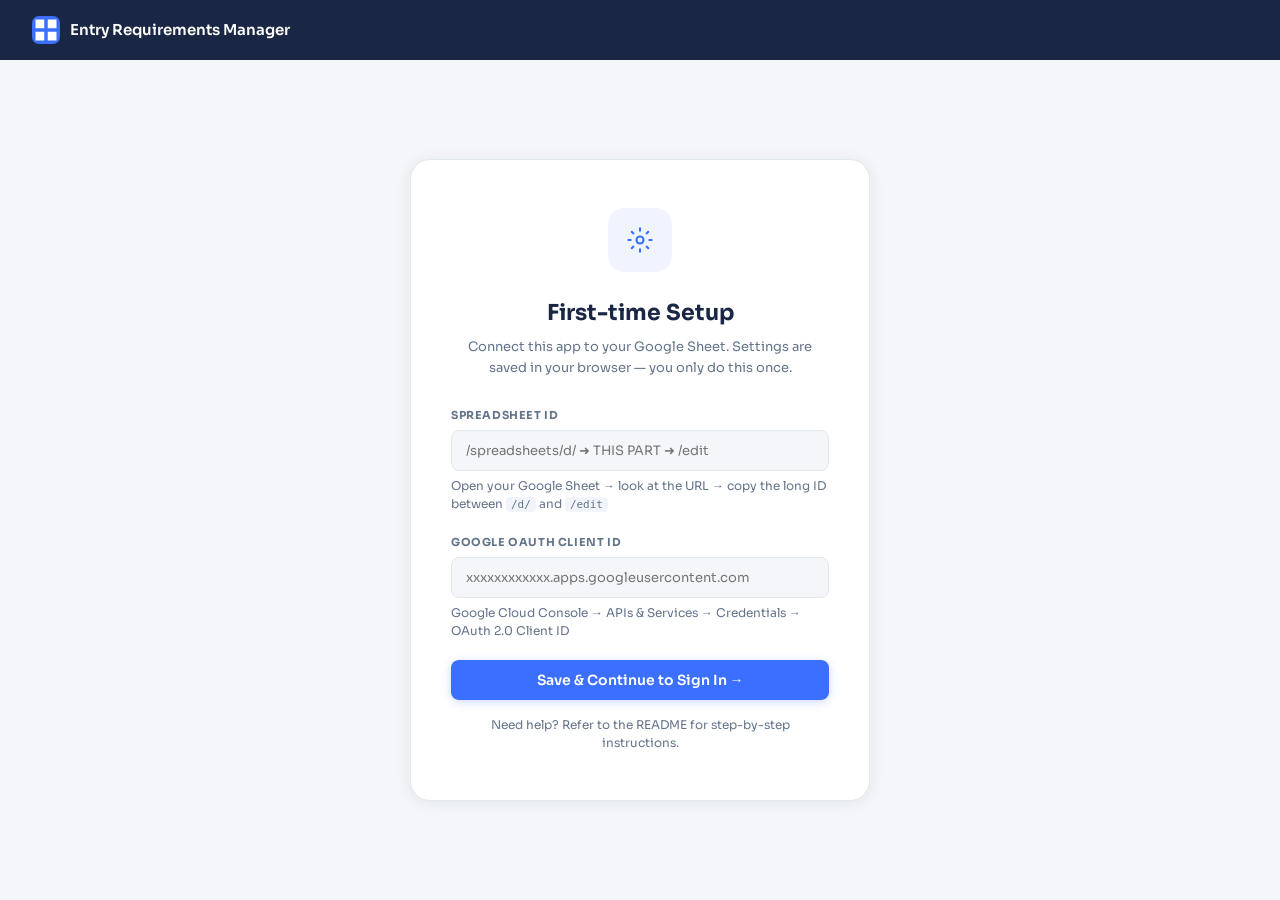
<file: index.html>
<!DOCTYPE html>
<html lang="en">
<head>
  <meta charset="UTF-8" />
  <meta name="viewport" content="width=device-width, initial-scale=1.0" />
  <title>Entry Requirements Manager</title>
  <link href="https://fonts.googleapis.com/css2?family=Sora:wght@300;400;500;600;700&display=swap" rel="stylesheet" />
  <link rel="stylesheet" href="style.css" />
</head>
<body>

  <!-- TOP BAR -->
  <header class="topbar">
    <div class="topbar-brand">
      <div class="topbar-logo">
        <svg viewBox="0 0 16 16" fill="white"><path d="M2 2h5v5H2zM9 2h5v5H9zM2 9h5v5H2zM9 9h5v5H9z"/></svg>
      </div>
      Entry Requirements Manager
    </div>
    <div class="topbar-right">
      <button class="topbar-changelog-btn hidden" id="topbar-changelog-btn" onclick="App.openChangelog()">
        <svg viewBox="0 0 16 16" fill="none" width="14" height="14">
          <circle cx="8" cy="8" r="6.5" stroke="currentColor" stroke-width="1.5"/>
          <path d="M8 4.5v4l2.5 1.5" stroke="currentColor" stroke-width="1.5" stroke-linecap="round"/>
        </svg>
        Changelog
      </button>
      <div class="topbar-user" id="topbar-user">
        <div class="user-avatar" id="user-avatar"></div>
        <span class="user-name" id="user-name-display"></span>
        <button class="btn-signout" onclick="App.signOut()">Sign out</button>
      </div>
    </div>
  </header>

  <!-- ══════════════════════════════════════════
       SCREEN: SETUP
  ═════════════════════════════════════════════ -->
  <div id="screen-setup" class="screen">
    <div class="centered-wrap">
      <div class="auth-card">
        <div class="auth-icon" style="background:#eff4ff;">
          <svg width="28" height="28" viewBox="0 0 24 24" fill="none">
            <circle cx="12" cy="12" r="3" stroke="#3b6fff" stroke-width="1.8"/>
            <path d="M12 2v2M12 20v2M2 12h2M20 12h2M4.93 4.93l1.41 1.41M17.66 17.66l1.41 1.41M4.93 19.07l1.41-1.41M17.66 6.34l1.41-1.41" stroke="#3b6fff" stroke-width="1.8" stroke-linecap="round"/>
          </svg>
        </div>
        <h1 class="auth-title">First-time Setup</h1>
        <p class="auth-sub">Connect this app to your Google Sheet. Settings are saved in your browser — you only do this once.</p>
        <div class="field">
          <label>Spreadsheet ID</label>
          <input type="text" id="cfg-sheet-id" placeholder="/spreadsheets/d/ ➜ THIS PART ➜ /edit" />
          <div class="field-hint">Open your Google Sheet → look at the URL → copy the long ID between <code>/d/</code> and <code>/edit</code></div>
        </div>
        <div class="field">
          <label>Google OAuth Client ID</label>
          <input type="text" id="cfg-client-id" placeholder="xxxxxxxxxxxx.apps.googleusercontent.com" />
          <div class="field-hint">Google Cloud Console → APIs &amp; Services → Credentials → OAuth 2.0 Client ID</div>
        </div>
        <button class="btn btn-primary btn-full" onclick="App.saveConfig()">Save &amp; Continue to Sign In →</button>
        <p class="auth-note">Need help? Refer to the README for step-by-step instructions.</p>
      </div>
    </div>
  </div>

  <!-- ══════════════════════════════════════════
       SCREEN: LOGIN
  ═════════════════════════════════════════════ -->
  <div id="screen-login" class="screen">
    <div class="centered-wrap">
      <div class="auth-card">
        <div class="auth-icon">
          <svg viewBox="0 0 48 48" width="34" height="34">
            <path d="M44 20H24v8.8h11.5C34.1 32.8 29.5 36 24 36c-6.6 0-12-5.4-12-12s5.4-12 12-12c3 0 5.7 1.1 7.8 2.9l6.2-6.2C34.6 6 29.6 4 24 4 12.9 4 4 12.9 4 24s8.9 20 20 20c11 0 20-8.9 20-20 0-1.3-.1-2.7-.4-4h.4z" fill="#4285F4"/>
            <path d="M6.3 14.7l7.2 5.3C15.3 16.8 19.3 14 24 14c3 0 5.7 1.1 7.8 2.9l6.2-6.2C34.6 6 29.6 4 24 4 16.3 4 9.7 8.4 6.3 14.7z" fill="#EA4335"/>
            <path d="M24 44c5.4 0 10.3-1.8 14.1-4.9l-6.5-5.5C29.6 35.4 26.9 36 24 36c-5.4 0-10-3.2-11.5-7.8l-7.2 5.6C8.7 40.1 15.9 44 24 44z" fill="#34A853"/>
            <path d="M44 20h-.4c.3 1.3.4 2.7.4 4 0 11.1-8.9 20-20 20-8.1 0-15.3-4-19.3-10.1l7.3-5.7C13.5 32.3 18.4 36 24 36c5.5 0 10.1-3.2 11.5-7.2H24V20h20z" fill="#FBBC05"/>
          </svg>
        </div>
        <h1 class="auth-title">Sign in to continue</h1>
        <p class="auth-sub">Use your university Google account. Access is restricted to authorised staff only.</p>
        <button class="btn-google" onclick="App.signIn()">
          <svg viewBox="0 0 24 24" width="20" height="20">
            <path d="M22.56 12.25c0-.78-.07-1.53-.2-2.25H12v4.26h5.92c-.26 1.37-1.04 2.53-2.21 3.31v2.77h3.57c2.08-1.92 3.28-4.74 3.28-8.09z" fill="#4285F4"/>
            <path d="M12 23c2.97 0 5.46-.98 7.28-2.66l-3.57-2.77c-.98.66-2.23 1.06-3.71 1.06-2.86 0-5.29-1.93-6.16-4.53H2.18v2.84C3.99 20.53 7.7 23 12 23z" fill="#34A853"/>
            <path d="M5.84 14.09c-.22-.66-.35-1.36-.35-2.09s.13-1.43.35-2.09V7.07H2.18C1.43 8.55 1 10.22 1 12s.43 3.45 1.18 4.93l3.66-2.84z" fill="#FBBC05"/>
            <path d="M12 5.38c1.62 0 3.06.56 4.21 1.64l3.15-3.15C17.45 2.09 14.97 1 12 1 7.7 1 3.99 3.47 2.18 7.07l3.66 2.84c.87-2.6 3.3-4.53 6.16-4.53z" fill="#EA4335"/>
          </svg>
          Sign in with Google
        </button>
        <p class="auth-note">Only pre-approved university staff can access this tool.</p>
        <button class="link-btn" onclick="App.showScreen('screen-setup')">⚙ Change connection settings</button>
      </div>
    </div>
  </div>

  <!-- ══════════════════════════════════════════
       SCREEN: ACCESS DENIED
  ═════════════════════════════════════════════ -->
  <div id="screen-denied" class="screen">
    <div class="centered-wrap">
      <div class="auth-card">
        <div class="denied-icon">🔒</div>
        <h1 class="auth-title" style="color:var(--danger);">Access Denied</h1>
        <p class="auth-sub">You are signed in as:</p>
        <div class="denied-email" id="denied-email"></div>
        <p class="auth-sub">This account is not on the approved access list. Contact your administrator to request access.</p>
        <button class="btn btn-ghost btn-sm" onclick="App.signOut()">← Try a different account</button>
      </div>
    </div>
  </div>

  <!-- ══════════════════════════════════════════
       SCREEN: APP
  ═════════════════════════════════════════════ -->
  <div id="screen-app" class="screen">
    <div class="main">

      <div id="toast" class="toast" role="alert"></div>

      <!-- ── STEP 1: Programme list ────────────────────── -->
      <div id="step-select" class="step-panel">
        <div class="page-header">
          <div>
            <h2 class="page-title">Programmes</h2>
            <p class="page-sub">Search and select a programme to view or edit its entry requirements.</p>
          </div>
        </div>

        <div class="search-wrap">
          <div class="search-box">
            <svg class="search-icon" viewBox="0 0 20 20" fill="none">
              <circle cx="8.5" cy="8.5" r="5.5" stroke="currentColor" stroke-width="1.6"/>
              <path d="M13 13l3.5 3.5" stroke="currentColor" stroke-width="1.6" stroke-linecap="round"/>
            </svg>
            <input type="text" id="prog-search" placeholder="Search programmes…"
              oninput="App.filterProgList(this.value)" autocomplete="off" />
            <button class="search-clear hidden" id="search-clear" onclick="App.clearSearch()">✕</button>
          </div>
        </div>

        <div class="prog-list" id="prog-list"></div>
        <div id="prog-empty" class="prog-empty hidden">No programmes match your search.</div>
      </div>

      <!-- ── STEP 2: View requirements ─────────────────── -->
      <div id="step-view" class="step-panel">
        <div class="step-topbar">
          <button class="back-btn" onclick="App.goToStep(1)">
            <svg viewBox="0 0 16 16" fill="none" width="14" height="14">
              <path d="M10 3L5 8l5 5" stroke="currentColor" stroke-width="2" stroke-linecap="round" stroke-linejoin="round"/>
            </svg>
            All Programmes
          </button>
          <div class="step-topbar-actions">
            <button class="btn btn-ghost btn-sm" onclick="App.goToEdit()">
              <svg viewBox="0 0 14 14" fill="none" width="12" height="12">
                <path d="M9.5 1.5l3 3-7.5 7.5H2.5v-3l7-7z" stroke="currentColor" stroke-width="1.4" stroke-linejoin="round"/>
              </svg>
              Edit All Fields
            </button>
            <button class="btn btn-success btn-sm" id="view-copy-btn" onclick="App.copyTableFromView(this)">Copy Table</button>
          </div>
        </div>

        <div class="card">
          <div class="view-header">
            <div>
              <h2 class="card-title" id="view-prog-name"></h2>
              <p class="view-meta" id="view-meta"></p>
            </div>
          </div>
          <div id="view-table-wrap"></div>
          <div class="copy-bar">
            <span id="view-copy-confirm" class="copy-confirm">✓ Copied! Paste into Google Docs, Word, or WordPress.</span>
          </div>
        </div>

        <!-- Programme history -->
        <div class="card" id="view-history-card">
          <div class="section-hdr">
            <div class="section-title">
              <svg viewBox="0 0 16 16" fill="none" width="14" height="14" style="vertical-align:-2px;margin-right:6px;">
                <circle cx="8" cy="8" r="6.5" stroke="currentColor" stroke-width="1.4"/>
                <path d="M8 4.5v4l2.5 1.5" stroke="currentColor" stroke-width="1.4" stroke-linecap="round"/>
              </svg>
              Change History
            </div>
            <div class="section-meta" id="view-history-meta"></div>
          </div>
          <div id="view-history-wrap">
            <div class="history-loading">Loading history…</div>
          </div>
        </div>
      </div>

      <!-- ── STEP 3: Edit requirements ─────────────────── -->
      <div id="step-edit" class="step-panel">
        <div class="step-topbar">
          <button class="back-btn" onclick="App.goToStep(1)">
            <svg viewBox="0 0 16 16" fill="none" width="14" height="14">
              <path d="M10 3L5 8l5 5" stroke="currentColor" stroke-width="2" stroke-linecap="round" stroke-linejoin="round"/>
            </svg>
            All Programmes
          </button>
          <div class="step-topbar-actions">
            <button class="btn btn-ghost btn-sm" onclick="App.goToView()">View Current</button>
          </div>
        </div>

        <div class="card">
          <h2 class="card-title" id="edit-prog-name"></h2>
          <p class="card-subtitle" style="margin-bottom:0;">
            Fill in accepted qualifications. Leave a field <strong>blank</strong> if it does not apply — it won't appear in the published table.
          </p>
        </div>

        <div class="card">
          <div class="section-hdr">
            <div class="section-title">Entry Requirements</div>
            <div class="section-meta" id="filled-count"></div>
          </div>
          <div class="qual-grid" id="qual-grid"></div>
        </div>

        <div class="btn-row">
          <button class="btn btn-ghost" onclick="App.goToStep(1)">← Back</button>
          <button class="btn btn-primary" id="save-btn" onclick="App.saveRequirements()">
            <svg width="13" height="13" viewBox="0 0 13 13" fill="none">
              <path d="M2 7l3 3 6-6" stroke="white" stroke-width="1.8" stroke-linecap="round" stroke-linejoin="round"/>
            </svg>
            Save &amp; Generate Table
          </button>
        </div>
      </div>

      <!-- ── STEP 4: Output ─────────────────────────────── -->
      <div id="step-output" class="step-panel">
        <div class="step-topbar">
          <button class="back-btn" onclick="App.goToStep(1)">
            <svg viewBox="0 0 16 16" fill="none" width="14" height="14">
              <path d="M10 3L5 8l5 5" stroke="currentColor" stroke-width="2" stroke-linecap="round" stroke-linejoin="round"/>
            </svg>
            All Programmes
          </button>
          <div class="step-topbar-actions">
            <button class="btn btn-ghost btn-sm" onclick="App.goToEdit()">← Edit</button>
            <button class="btn btn-success btn-sm" id="copy-btn" onclick="App.copyTable(this)">Copy Table</button>
          </div>
        </div>

        <div class="card">
          <div class="output-saved-badge">
            <svg width="12" height="12" viewBox="0 0 12 12" fill="none">
              <path d="M1.5 6.5l3 3 6-6" stroke="currentColor" stroke-width="1.8" stroke-linecap="round" stroke-linejoin="round"/>
            </svg>
            Saved to Google Sheets
          </div>
          <h2 class="card-title" id="output-prog-name" style="margin-bottom:4px;"></h2>
          <p class="card-subtitle">Copy and paste the table below into WordPress, Google Docs, or Word.</p>
          <div id="table-wrapper">
            <table id="preview-table" border="1" cellpadding="8" cellspacing="0">
              <thead><tr><th>Qualification</th><th>Requirements</th></tr></thead>
              <tbody id="output-tbody"></tbody>
            </table>
          </div>
          <div class="output-footer">
            <button class="btn btn-primary btn-sm" onclick="App.goToStep(1)">Edit Another Programme</button>
            <span id="copy-confirm" class="copy-confirm">✓ Copied!</span>
          </div>
        </div>
      </div>

      <!-- ── STEP 5: Changelog ──────────────────────────── -->
      <div id="step-changelog" class="step-panel">
        <div class="step-topbar">
          <button class="back-btn" onclick="App.goToStep(1)">
            <svg viewBox="0 0 16 16" fill="none" width="14" height="14">
              <path d="M10 3L5 8l5 5" stroke="currentColor" stroke-width="2" stroke-linecap="round" stroke-linejoin="round"/>
            </svg>
            All Programmes
          </button>
        </div>

        <div class="page-header">
          <div>
            <h2 class="page-title">Changelog</h2>
            <p class="page-sub">Every change made to entry requirements, newest first.</p>
          </div>
        </div>

        <!-- Filters -->
        <div class="changelog-filters">
          <div class="search-box" style="flex:1;">
            <svg class="search-icon" viewBox="0 0 20 20" fill="none">
              <circle cx="8.5" cy="8.5" r="5.5" stroke="currentColor" stroke-width="1.6"/>
              <path d="M13 13l3.5 3.5" stroke="currentColor" stroke-width="1.6" stroke-linecap="round"/>
            </svg>
            <input type="text" id="cl-search" placeholder="Filter by programme, qualification, or user…"
              oninput="App.filterChangelog()" autocomplete="off" />
          </div>
          <select id="cl-prog-filter" class="filter-select" onchange="App.filterChangelog()">
            <option value="">All programmes</option>
          </select>
        </div>

        <div id="changelog-wrap">
          <div class="history-loading">Loading changelog…</div>
        </div>
      </div>

    </div><!-- /main -->
  </div><!-- /screen-app -->

  <!-- ══════════════════════════════════════════
       INLINE EDIT MODAL
  ═════════════════════════════════════════════ -->
  <div id="modal-overlay" class="modal-overlay"></div>
  <div id="inline-modal" class="inline-modal" role="dialog" aria-modal="true">
    <div class="modal-header">
      <div>
        <div class="modal-prog-label" id="modal-prog-label"></div>
        <div class="modal-title" id="modal-qual-name"></div>
      </div>
      <button class="modal-close" onclick="App.closeInlineEdit()" aria-label="Close">
        <svg viewBox="0 0 14 14" fill="none" width="14" height="14">
          <path d="M1 1l12 12M13 1L1 13" stroke="currentColor" stroke-width="1.8" stroke-linecap="round"/>
        </svg>
      </button>
    </div>
    <div class="modal-body">
      <label class="modal-label">Entry Requirement</label>
      <textarea id="modal-textarea" placeholder="Leave blank to remove this qualification from the published table…"></textarea>
      <p class="modal-hint">Leave blank to remove this qualification from the published table.</p>
    </div>
    <div class="modal-footer">
      <button class="btn btn-ghost btn-sm" onclick="App.closeInlineEdit()">Cancel</button>
      <button class="btn btn-primary btn-sm" id="modal-save-btn" onclick="App.saveInlineEdit()">
        <svg width="12" height="12" viewBox="0 0 12 12" fill="none">
          <path d="M1.5 6.5l3 3 6-6" stroke="white" stroke-width="1.8" stroke-linecap="round" stroke-linejoin="round"/>
        </svg>
        Save Change
      </button>
    </div>
  </div>

  <script src="https://accounts.google.com/gsi/client"></script>
  <script src="app.js"></script>
</body>
</html>
</file>
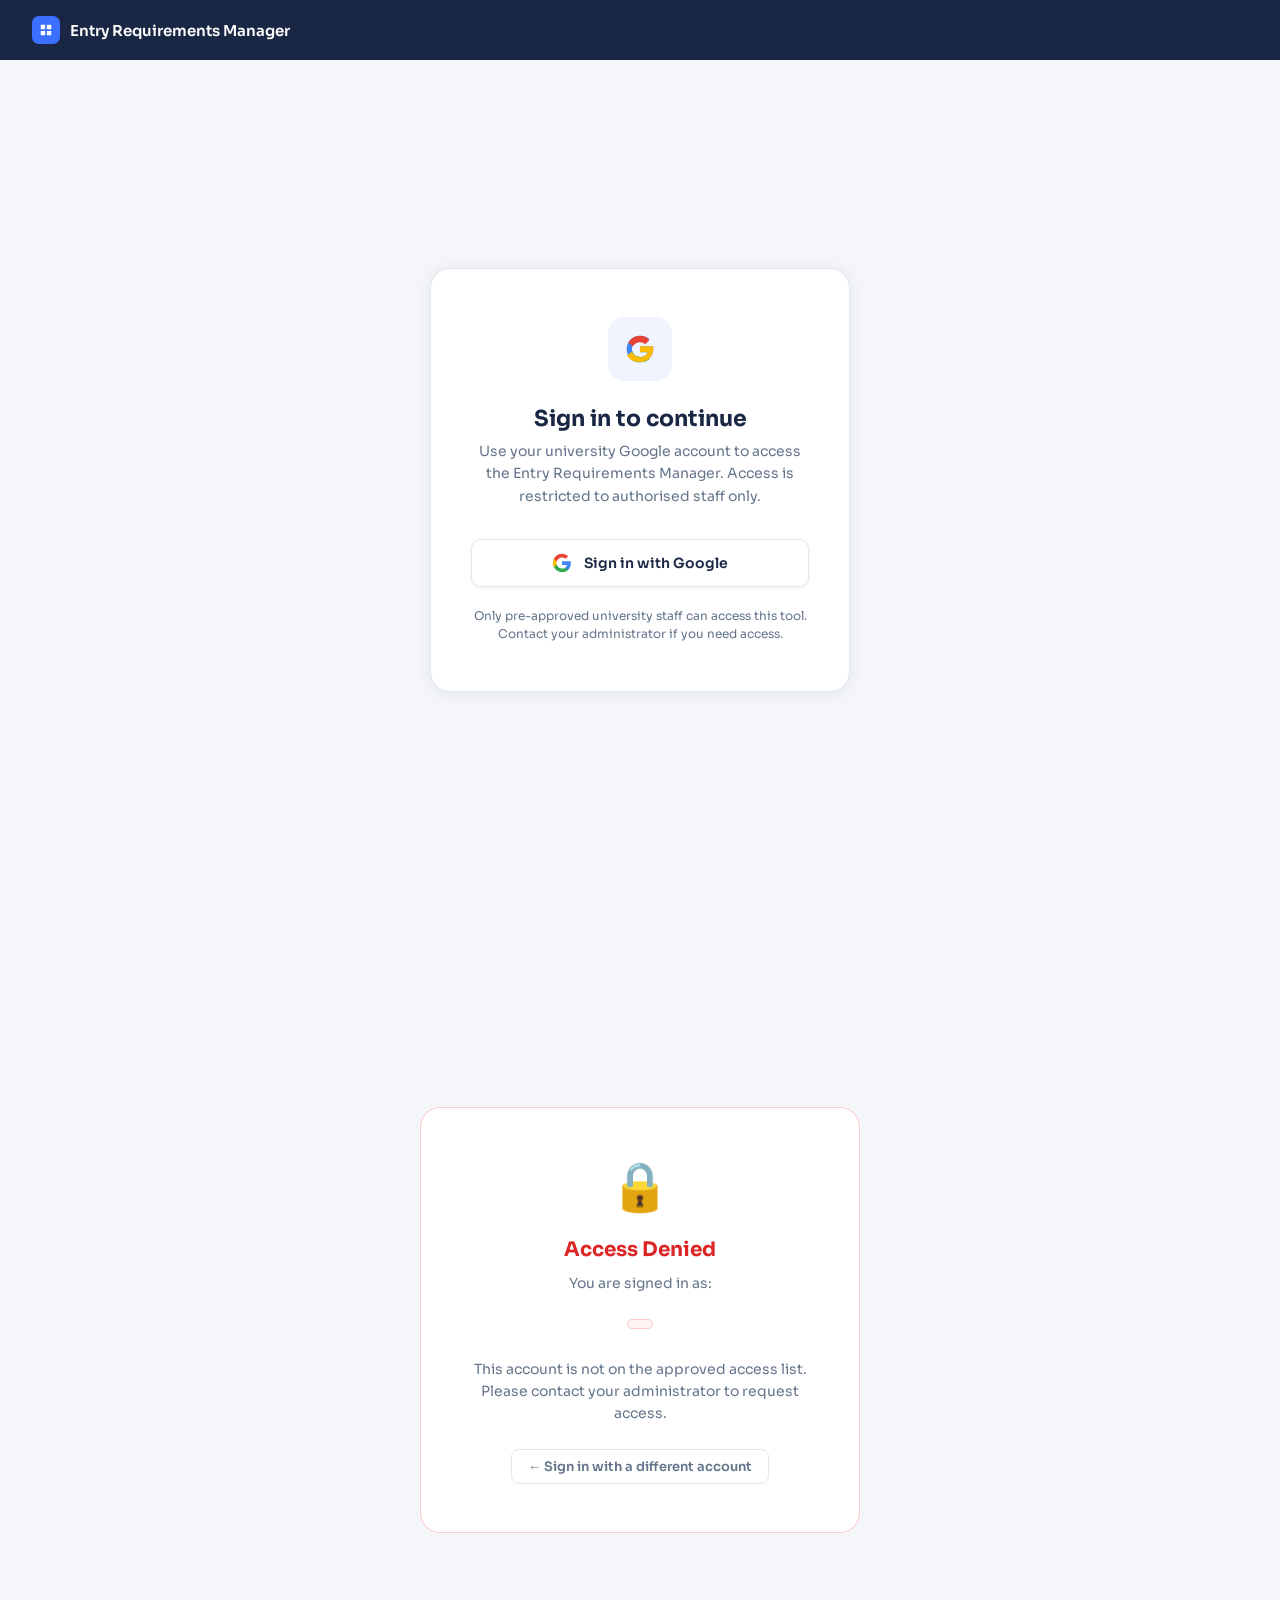
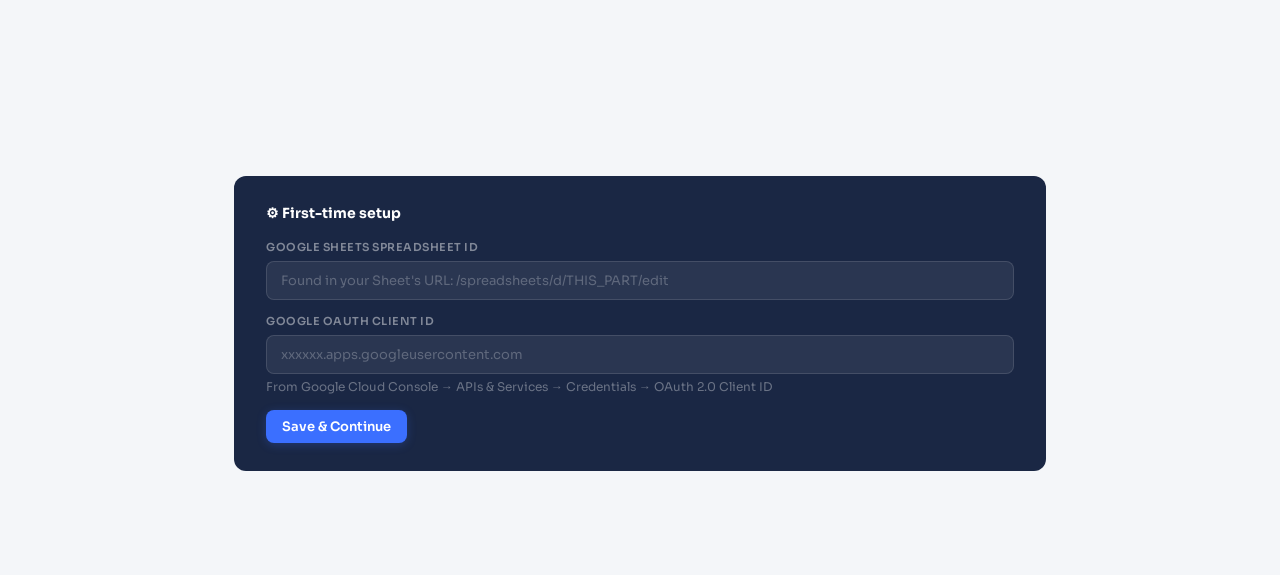
<file: index (2).html>
<!DOCTYPE html>
<html lang="en">
<head>
<meta charset="UTF-8">
<meta name="viewport" content="width=device-width, initial-scale=1.0">
<title>Entry Requirements Manager</title>
<link href="https://fonts.googleapis.com/css2?family=Sora:wght@300;400;500;600;700&display=swap" rel="stylesheet">
<style>
*, *::before, *::after { box-sizing: border-box; margin: 0; padding: 0; }

:root {
  --bg:      #f4f6f9;
  --surface: #ffffff;
  --navy:    #1a2744;
  --navy2:   #253460;
  --accent:  #3b6fff;
  --success: #16a34a;
  --danger:  #dc2626;
  --warn:    #d97706;
  --text:    #1a2744;
  --muted:   #64748b;
  --border:  #e2e8f0;
  --radius:  12px;
  --shadow:  0 2px 16px rgba(26,39,68,0.08);
}

body {
  font-family: 'Sora', sans-serif;
  background: var(--bg);
  color: var(--text);
  min-height: 100vh;
}

/* ── Topbar ───────────────────────────────────────────────── */
.topbar {
  background: var(--navy);
  height: 60px;
  padding: 0 32px;
  display: flex;
  align-items: center;
  justify-content: space-between;
  position: sticky; top: 0; z-index: 100;
}

.topbar-brand {
  display: flex; align-items: center; gap: 10px;
  color: #fff; font-size: 15px; font-weight: 600;
}

.topbar-logo {
  width: 28px; height: 28px;
  background: var(--accent);
  border-radius: 7px;
  display: flex; align-items: center; justify-content: center;
}

.topbar-logo svg { width: 14px; height: 14px; fill: #fff; }

.topbar-user {
  display: flex; align-items: center; gap: 10px;
}

.user-avatar {
  width: 32px; height: 32px;
  border-radius: 50%;
  background: var(--accent);
  display: flex; align-items: center; justify-content: center;
  font-size: 13px; font-weight: 700; color: #fff;
  flex-shrink: 0;
  overflow: hidden;
}

.user-avatar img { width: 100%; height: 100%; object-fit: cover; }

.user-name { font-size: 13px; color: rgba(255,255,255,0.8); }

.btn-signout {
  background: rgba(255,255,255,0.1);
  border: 1px solid rgba(255,255,255,0.15);
  color: rgba(255,255,255,0.7);
  font-family: 'Sora', sans-serif;
  font-size: 12px; font-weight: 500;
  padding: 5px 12px; border-radius: 6px;
  cursor: pointer; transition: background 0.15s;
}

.btn-signout:hover { background: rgba(255,255,255,0.18); color: #fff; }

/* ── Main ─────────────────────────────────────────────────── */
.main {
  max-width: 860px;
  margin: 0 auto;
  padding: 36px 24px 80px;
}

/* ── Screens ──────────────────────────────────────────────── */
.screen { display: none; }
.screen.active { display: block; }

/* ── Login screen ─────────────────────────────────────────── */
#screen-login {
  display: flex; align-items: center; justify-content: center;
  min-height: calc(100vh - 60px);
}

.login-card {
  background: var(--surface);
  border: 1px solid var(--border);
  border-radius: 20px;
  box-shadow: var(--shadow);
  padding: 48px 40px;
  text-align: center;
  max-width: 420px;
  width: 100%;
}

.login-icon {
  width: 64px; height: 64px;
  background: #eff4ff;
  border-radius: 16px;
  display: flex; align-items: center; justify-content: center;
  margin: 0 auto 24px;
}

.login-icon svg { width: 32px; height: 32px; }

.login-title {
  font-size: 22px; font-weight: 700;
  color: var(--navy); margin-bottom: 8px;
}

.login-sub {
  font-size: 14px; color: var(--muted);
  line-height: 1.6; margin-bottom: 32px;
}

.btn-google {
  display: flex; align-items: center; justify-content: center; gap: 12px;
  width: 100%; padding: 13px 24px;
  background: #fff;
  border: 1.5px solid var(--border);
  border-radius: 10px;
  font-family: 'Sora', sans-serif;
  font-size: 14px; font-weight: 600;
  color: var(--text);
  cursor: pointer;
  transition: border-color 0.15s, box-shadow 0.15s, transform 0.1s;
  box-shadow: 0 1px 4px rgba(0,0,0,0.06);
}

.btn-google:hover {
  border-color: var(--accent);
  box-shadow: 0 4px 16px rgba(59,111,255,0.12);
  transform: translateY(-1px);
}

.btn-google:active { transform: scale(0.98); }

.btn-google svg { width: 20px; height: 20px; flex-shrink: 0; }

.login-note {
  font-size: 12px; color: var(--muted);
  margin-top: 20px; line-height: 1.5;
}

/* ── Access denied screen ─────────────────────────────────── */
#screen-denied {
  display: flex; align-items: center; justify-content: center;
  min-height: calc(100vh - 60px);
}

.denied-card {
  background: var(--surface);
  border: 1px solid #fecaca;
  border-radius: 20px;
  padding: 48px 40px;
  text-align: center;
  max-width: 440px;
  width: 100%;
}

.denied-icon {
  font-size: 48px; margin-bottom: 20px;
}

.denied-title {
  font-size: 20px; font-weight: 700;
  color: var(--danger); margin-bottom: 10px;
}

.denied-sub {
  font-size: 14px; color: var(--muted);
  line-height: 1.6; margin-bottom: 24px;
}

.denied-email {
  display: inline-block;
  background: #fef2f2;
  border: 1px solid #fecaca;
  border-radius: 6px;
  padding: 4px 12px;
  font-size: 13px; font-weight: 600;
  color: var(--danger);
  margin-bottom: 24px;
}

/* ── Steps ────────────────────────────────────────────────── */
.steps {
  display: flex; align-items: center;
  margin-bottom: 28px;
}

.step {
  display: flex; align-items: center; gap: 8px;
  font-size: 13px; font-weight: 500; color: var(--muted);
}

.step.active { color: var(--accent); }
.step.done   { color: var(--success); }

.step-num {
  width: 24px; height: 24px; border-radius: 50%;
  background: var(--border);
  display: flex; align-items: center; justify-content: center;
  font-size: 11px; font-weight: 700; color: var(--muted);
  flex-shrink: 0;
}

.step.active .step-num { background: var(--accent); color: #fff; }
.step.done   .step-num { background: var(--success); color: #fff; }
.step-line { flex: 1; height: 1px; background: var(--border); margin: 0 12px; }

/* ── Cards ────────────────────────────────────────────────── */
.card {
  background: var(--surface);
  border: 1px solid var(--border);
  border-radius: var(--radius);
  box-shadow: var(--shadow);
  padding: 32px;
  margin-bottom: 20px;
}

.card-title   { font-size: 18px; font-weight: 700; color: var(--navy); margin-bottom: 4px; }
.card-subtitle { font-size: 13px; color: var(--muted); margin-bottom: 24px; line-height: 1.5; }

/* ── Programme list ───────────────────────────────────────── */
.prog-list { display: grid; gap: 10px; }

.prog-card {
  display: flex; align-items: center; gap: 14px;
  padding: 16px 20px;
  border: 1.5px solid var(--border);
  border-radius: 10px;
  cursor: pointer;
  transition: border-color 0.15s, background 0.15s, transform 0.1s;
}

.prog-card:hover { border-color: var(--accent); background: #f0f4ff; transform: translateY(-1px); }
.prog-card.selected { border-color: var(--accent); background: #eff4ff; }

.prog-icon {
  width: 40px; height: 40px;
  background: #eff4ff; border-radius: 9px;
  display: flex; align-items: center; justify-content: center;
  flex-shrink: 0;
}

.prog-icon svg { width: 20px; height: 20px; fill: var(--accent); }
.prog-card.selected .prog-icon { background: var(--accent); }
.prog-card.selected .prog-icon svg { fill: #fff; }

.prog-name { font-size: 14px; font-weight: 600; }
.prog-meta { font-size: 12px; color: var(--muted); margin-top: 2px; }

/* ── Qual grid ────────────────────────────────────────────── */
.qual-grid { display: grid; gap: 14px; }

.qual-item {
  border: 1.5px solid var(--border);
  border-radius: 10px; overflow: hidden;
  transition: border-color 0.2s;
}

.qual-item:focus-within { border-color: var(--accent); box-shadow: 0 0 0 3px rgba(59,111,255,0.07); }
.qual-item.has-value    { border-color: #86efac; }

.qual-header {
  display: flex; align-items: center; justify-content: space-between;
  padding: 11px 16px;
  background: rgba(26,39,68,0.025);
  border-bottom: 1.5px solid var(--border);
  cursor: pointer; user-select: none;
}

.qual-item.has-value .qual-header { background: rgba(22,163,74,0.05); border-bottom-color: #bbf7d0; }

.qual-name {
  font-size: 13px; font-weight: 600; color: var(--navy);
  display: flex; align-items: center; gap: 8px;
}

.qual-badge {
  font-size: 10px; font-weight: 600; letter-spacing: 0.4px;
  text-transform: uppercase; padding: 2px 7px; border-radius: 4px;
}

.qual-badge.filled { background: #dcfce7; color: var(--success); }
.qual-badge.empty  { background: #f1f5f9; color: var(--muted); }

.qual-body { background: #fff; }

.qual-body textarea {
  width: 100%; padding: 12px 16px;
  border: none; outline: none; resize: vertical;
  font-family: 'Sora', sans-serif; font-size: 13.5px;
  color: var(--text); background: transparent;
  min-height: 64px; line-height: 1.6;
}

.qual-body textarea::placeholder { color: #94a3b8; font-style: italic; }

/* ── Section header ───────────────────────────────────────── */
.section-hdr {
  display: flex; align-items: center;
  justify-content: space-between;
  margin-bottom: 16px;
}

.section-title { font-size: 15px; font-weight: 700; color: var(--navy); }
.section-meta  { font-size: 12px; color: var(--muted); }

/* ── Buttons ──────────────────────────────────────────────── */
.btn-row {
  display: flex; gap: 10px;
  align-items: center; justify-content: flex-end;
  padding-top: 4px;
}

.btn {
  display: inline-flex; align-items: center; gap: 7px;
  padding: 11px 22px; border-radius: 8px;
  font-family: 'Sora', sans-serif;
  font-size: 14px; font-weight: 600;
  cursor: pointer; border: none;
  transition: background 0.15s, transform 0.1s, box-shadow 0.15s;
  white-space: nowrap;
}

.btn:active { transform: scale(0.98); }

.btn-primary {
  background: var(--accent); color: #fff;
  box-shadow: 0 2px 10px rgba(59,111,255,0.25);
}

.btn-primary:hover   { background: #2d5fe8; }
.btn-primary:disabled { background: #94a3b8; box-shadow: none; cursor: not-allowed; transform: none; }

.btn-success { background: var(--success); color: #fff; }
.btn-success:hover { background: #15803d; }

.btn-ghost {
  background: transparent; color: var(--muted);
  border: 1.5px solid var(--border);
}

.btn-ghost:hover { border-color: var(--navy); color: var(--navy); }

.btn-sm { padding: 8px 16px; font-size: 13px; }

/* ── Toast ────────────────────────────────────────────────── */
.toast {
  display: flex; align-items: flex-start; gap: 10px;
  padding: 14px 18px; border-radius: 8px;
  font-size: 13.5px; line-height: 1.5;
  margin-bottom: 20px;
  animation: fadeDown 0.25s ease;
}

@keyframes fadeDown {
  from { opacity: 0; transform: translateY(-6px); }
  to   { opacity: 1; transform: translateY(0); }
}

.toast.info    { background: #eff6ff; color: #1d4ed8; border: 1px solid #bfdbfe; }
.toast.success { background: #f0fdf4; color: #15803d; border: 1px solid #bbf7d0; }
.toast.error   { background: #fef2f2; color: #b91c1c; border: 1px solid #fecaca; }
.toast.warn    { background: #fffbeb; color: #92400e; border: 1px solid #fde68a; }

/* ── Spinner ──────────────────────────────────────────────── */
.spinner {
  width: 14px; height: 14px; flex-shrink: 0;
  border: 2px solid rgba(255,255,255,0.3);
  border-top-color: #fff;
  border-radius: 50%;
  animation: spin 0.65s linear infinite;
}

.spinner.dark {
  border-color: var(--border);
  border-top-color: var(--accent);
}

@keyframes spin { to { transform: rotate(360deg); } }

/* ── Skeleton ─────────────────────────────────────────────── */
.skeleton {
  background: linear-gradient(90deg, #f1f5f9 25%, #e2e8f0 50%, #f1f5f9 75%);
  background-size: 200% 100%;
  animation: shimmer 1.2s infinite;
  border-radius: 8px; height: 64px;
}

@keyframes shimmer {
  from { background-position: 200% 0; }
  to   { background-position: -200% 0; }
}

/* ── Output table ─────────────────────────────────────────── */
#preview-table { width: 100%; border-collapse: collapse; font-size: 14px; }

#preview-table th, #preview-table td {
  border: 1px solid #d1d5db;
  padding: 10px 14px; text-align: left; vertical-align: top; line-height: 1.5;
}

#preview-table thead th {
  background: #f8fafc; font-weight: 700;
  font-size: 13px; color: var(--navy);
}

#preview-table tbody td:first-child { font-weight: 700; width: 30%; }

/* ── Config section ───────────────────────────────────────── */
.config-section {
  background: var(--navy); border-radius: var(--radius);
  padding: 28px 32px; margin-bottom: 24px;
  animation: fadeDown 0.2s ease;
}

.config-section .config-title {
  font-size: 14px; font-weight: 700; color: #fff;
  margin-bottom: 18px;
}

.config-section label {
  display: block; font-size: 11px; font-weight: 600;
  letter-spacing: 0.5px; text-transform: uppercase;
  color: rgba(255,255,255,0.45); margin-bottom: 7px;
}

.config-section input {
  width: 100%; padding: 10px 14px;
  background: rgba(255,255,255,0.07);
  border: 1.5px solid rgba(255,255,255,0.12);
  border-radius: 8px; outline: none;
  font-family: 'Sora', sans-serif; font-size: 13px; color: #fff;
  transition: border-color 0.2s;
  margin-bottom: 14px;
}

.config-section input:focus { border-color: var(--accent); background: rgba(255,255,255,0.1); }
.config-section input::placeholder { color: rgba(255,255,255,0.25); }

.config-hint {
  font-size: 12px; color: rgba(255,255,255,0.35);
  margin-top: -10px; margin-bottom: 14px; line-height: 1.5;
}

/* ── Utilities ────────────────────────────────────────────── */
.hidden  { display: none !important; }
.mt-16   { margin-top: 16px; }
.mt-20   { margin-top: 20px; }

@media (max-width: 600px) {
  .main { padding: 20px 16px 60px; }
  .card { padding: 20px; }
  .topbar { padding: 0 16px; }
  .steps { display: none; }
  .login-card, .denied-card { padding: 32px 24px; }
}
</style>
</head>
<body>

<!-- ── TOP BAR ──────────────────────────────────────────────── -->
<div class="topbar">
  <div class="topbar-brand">
    <div class="topbar-logo">
      <svg viewBox="0 0 16 16"><path d="M2 2h5v5H2zM9 2h5v5H9zM2 9h5v5H2zM9 9h5v5H9z"/></svg>
    </div>
    Entry Requirements Manager
  </div>
  <div class="topbar-user hidden" id="topbar-user">
    <div class="user-avatar" id="user-avatar"></div>
    <span class="user-name" id="user-name-display"></span>
    <button class="btn-signout" onclick="signOut()">Sign out</button>
  </div>
</div>

<!-- ── SCREENS ───────────────────────────────────────────────── -->

<!-- LOGIN -->
<div id="screen-login" class="screen active">
  <div class="login-card">
    <div class="login-icon">
      <svg viewBox="0 0 48 48" fill="none" xmlns="http://www.w3.org/2000/svg">
        <path d="M44 20H24v8.8h11.5C34.1 32.8 29.5 36 24 36c-6.6 0-12-5.4-12-12s5.4-12 12-12c3 0 5.7 1.1 7.8 2.9l6.2-6.2C34.6 6 29.6 4 24 4 12.9 4 4 12.9 4 24s8.9 20 20 20c11 0 20-8.9 20-20 0-1.3-.1-2.7-.4-4h.4z" fill="#4285F4"/>
        <path d="M6.3 14.7l7.2 5.3C15.3 16.8 19.3 14 24 14c3 0 5.7 1.1 7.8 2.9l6.2-6.2C34.6 6 29.6 4 24 4 16.3 4 9.7 8.4 6.3 14.7z" fill="#EA4335"/>
        <path d="M24 44c5.4 0 10.3-1.8 14.1-4.9l-6.5-5.5C29.6 35.4 26.9 36 24 36c-5.4 0-10-3.2-11.5-7.8l-7.2 5.6C8.7 40.1 15.9 44 24 44z" fill="#34A853"/>
        <path d="M44 20h-.4c.3 1.3.4 2.7.4 4 0 11.1-8.9 20-20 20-8.1 0-15.3-4-19.3-10.1l7.3-5.7C13.5 32.3 18.4 36 24 36c5.5 0 10.1-3.2 11.5-7.2H24V20h20z" fill="#FBBC05"/>
      </svg>
    </div>
    <div class="login-title">Sign in to continue</div>
    <div class="login-sub">Use your university Google account to access the Entry Requirements Manager. Access is restricted to authorised staff only.</div>
    <button class="btn-google" onclick="signIn()">
      <svg viewBox="0 0 24 24" xmlns="http://www.w3.org/2000/svg">
        <path d="M22.56 12.25c0-.78-.07-1.53-.2-2.25H12v4.26h5.92c-.26 1.37-1.04 2.53-2.21 3.31v2.77h3.57c2.08-1.92 3.28-4.74 3.28-8.09z" fill="#4285F4"/>
        <path d="M12 23c2.97 0 5.46-.98 7.28-2.66l-3.57-2.77c-.98.66-2.23 1.06-3.71 1.06-2.86 0-5.29-1.93-6.16-4.53H2.18v2.84C3.99 20.53 7.7 23 12 23z" fill="#34A853"/>
        <path d="M5.84 14.09c-.22-.66-.35-1.36-.35-2.09s.13-1.43.35-2.09V7.07H2.18C1.43 8.55 1 10.22 1 12s.43 3.45 1.18 4.93l3.66-2.84z" fill="#FBBC05"/>
        <path d="M12 5.38c1.62 0 3.06.56 4.21 1.64l3.15-3.15C17.45 2.09 14.97 1 12 1 7.7 1 3.99 3.47 2.18 7.07l3.66 2.84c.87-2.6 3.3-4.53 6.16-4.53z" fill="#EA4335"/>
      </svg>
      Sign in with Google
    </button>
    <div class="login-note">Only pre-approved university staff can access this tool. Contact your administrator if you need access.</div>
  </div>
</div>

<!-- ACCESS DENIED -->
<div id="screen-denied" class="screen">
  <div class="denied-card">
    <div class="denied-icon">🔒</div>
    <div class="denied-title">Access Denied</div>
    <div class="denied-sub">You are signed in as:</div>
    <div class="denied-email" id="denied-email"></div>
    <div class="denied-sub">This account is not on the approved access list. Please contact your administrator to request access.</div>
    <button class="btn btn-ghost btn-sm" onclick="signOut()">← Sign in with a different account</button>
  </div>
</div>

<!-- MAIN APP -->
<div id="screen-app" class="screen">
  <div class="main">

    <!-- Config (shown only when not yet configured) -->
    <div id="config-section" class="config-section hidden">
      <div class="config-title">⚙ First-time setup</div>
      <label>Google Sheets Spreadsheet ID</label>
      <input type="text" id="cfg-sheet-id" placeholder="Found in your Sheet's URL: /spreadsheets/d/THIS_PART/edit" />
      <label>Google OAuth Client ID</label>
      <input type="text" id="cfg-client-id" placeholder="xxxxxx.apps.googleusercontent.com" />
      <div class="config-hint">From Google Cloud Console → APIs & Services → Credentials → OAuth 2.0 Client ID</div>
      <div style="display:flex; gap:10px;">
        <button class="btn btn-primary btn-sm" onclick="saveConfig()">Save & Continue</button>
      </div>
    </div>

    <!-- Toast -->
    <div id="toast" class="toast hidden"></div>

    <!-- ── STEP 1: Select programme ──────────────────────── -->
    <div id="step-select" class="hidden">
      <div class="steps">
        <div class="step active"><div class="step-num">1</div> Choose Programme</div>
        <div class="step-line"></div>
        <div class="step"><div class="step-num">2</div> Edit Requirements</div>
        <div class="step-line"></div>
        <div class="step"><div class="step-num">3</div> Generate Table</div>
      </div>

      <div class="card">
        <div class="card-title">Which programme are you updating?</div>
        <div class="card-subtitle">Select a programme to load and edit its current entry requirements.</div>
        <div class="prog-list" id="prog-list"></div>
      </div>
    </div>

    <!-- ── STEP 2: Edit requirements ─────────────────────── -->
    <div id="step-edit" class="hidden">
      <div class="steps">
        <div class="step done"><div class="step-num">✓</div> Choose Programme</div>
        <div class="step-line"></div>
        <div class="step active"><div class="step-num">2</div> Edit Requirements</div>
        <div class="step-line"></div>
        <div class="step"><div class="step-num">3</div> Generate Table</div>
      </div>

      <div class="card">
        <div style="display:flex; align-items:flex-start; justify-content:space-between; gap:16px; margin-bottom:0;">
          <div>
            <div class="card-title" id="edit-prog-name"></div>
            <div class="card-subtitle" style="margin-bottom:0;">
              Fill in accepted qualifications. Leave a field <strong>blank</strong> if that qualification does not apply — it will be hidden from the published table.
            </div>
          </div>
          <button class="btn btn-ghost btn-sm" onclick="goToStep(1)" style="flex-shrink:0; margin-top:4px;">← Change</button>
        </div>
      </div>

      <div class="card">
        <div class="section-hdr">
          <div class="section-title">Entry Requirements</div>
          <div class="section-meta" id="filled-count"></div>
        </div>
        <div class="qual-grid" id="qual-grid"></div>
      </div>

      <div class="btn-row">
        <button class="btn btn-ghost" onclick="goToStep(1)">← Back</button>
        <button class="btn btn-primary" id="save-btn" onclick="saveRequirements()">
          <svg width="14" height="14" viewBox="0 0 14 14" fill="none"><path d="M2 7l3.5 3.5L12 3" stroke="white" stroke-width="1.8" stroke-linecap="round" stroke-linejoin="round"/></svg>
          Save &amp; Generate Table
        </button>
      </div>
    </div>

    <!-- ── STEP 3: Output ─────────────────────────────────── -->
    <div id="step-output" class="hidden">
      <div class="steps">
        <div class="step done"><div class="step-num">✓</div> Choose Programme</div>
        <div class="step-line"></div>
        <div class="step done"><div class="step-num">✓</div> Edit Requirements</div>
        <div class="step-line"></div>
        <div class="step active"><div class="step-num">3</div> Generate Table</div>
      </div>

      <div class="card">
        <div style="display:flex; align-items:flex-start; justify-content:space-between; gap:16px; flex-wrap:wrap; margin-bottom:16px;">
          <div>
            <div class="card-title" style="margin-bottom:2px;">Table Ready ✓</div>
            <div style="font-size:13px; color:var(--muted);">Saved to Google Sheets. Copy and paste directly into WordPress, Google Docs, or Word.</div>
          </div>
          <div style="display:flex; gap:8px; flex-shrink:0;">
            <button class="btn btn-ghost btn-sm" onclick="goToStep(2)">← Edit</button>
            <button class="btn btn-success btn-sm" id="copy-btn" onclick="copyTable(this)">Copy Table</button>
          </div>
        </div>

        <div id="table-wrapper">
          <table id="preview-table" border="1" cellpadding="8" cellspacing="0">
            <thead><tr><th>Qualification</th><th>Requirements</th></tr></thead>
            <tbody id="output-tbody"></tbody>
          </table>
        </div>

        <div class="mt-20" style="display:flex; gap:12px; align-items:center; flex-wrap:wrap;">
          <button class="btn btn-primary btn-sm" onclick="goToStep(1)">Edit Another Programme</button>
          <span id="copy-confirm" class="hidden" style="font-size:13px; color:var(--success); font-weight:600;">✓ Copied! Paste anywhere.</span>
        </div>
      </div>
    </div>

  </div><!-- /main -->
</div><!-- /screen-app -->

<!-- Google Identity Services (synchronous load for reliability) -->
<script src="https://accounts.google.com/gsi/client"></script>

<script>
// ════════════════════════════════════════════════════════════════
// CONFIG — stored in localStorage, entered once
// ════════════════════════════════════════════════════════════════
const CFG = {
  get clientId()  { return localStorage.getItem('cfg_client_id')  || ''; },
  get sheetId()   { return localStorage.getItem('cfg_sheet_id')   || ''; },
  set clientId(v) { localStorage.setItem('cfg_client_id', v); },
  set sheetId(v)  { localStorage.setItem('cfg_sheet_id',  v); },
};

// Runtime state
let accessToken  = null;
let userEmail    = null;
let userName     = null;
let userPicture  = null;
let allHeaders   = [];   // ["Programme Name", "SPM / O-Level", ...]
let qualHeaders  = [];   // headers minus col 0
let allData      = [];   // array of row objects
let currentProg  = null;
let currentRowIdx = null;
const SHEET_NAME  = 'Entry Requirements';
const ACCESS_TAB  = 'Access';

// ════════════════════════════════════════════════════════════════
// INIT
// ════════════════════════════════════════════════════════════════
window.addEventListener('DOMContentLoaded', () => {
  if (!CFG.clientId || !CFG.sheetId) {
    showScreen('screen-app');
    document.getElementById('config-section').classList.remove('hidden');
    document.getElementById('cfg-client-id').value = CFG.clientId;
    document.getElementById('cfg-sheet-id').value  = CFG.sheetId;
  }
  // Login screen is shown by default — user clicks the button to start OAuth
});

// ════════════════════════════════════════════════════════════════
// CONFIG SAVE
// ════════════════════════════════════════════════════════════════
function saveConfig() {
  const clientId = document.getElementById('cfg-client-id').value.trim();
  const sheetId  = document.getElementById('cfg-sheet-id').value.trim();
  if (!clientId || !sheetId) {
    showToast('error', 'Please fill in both the Spreadsheet ID and the OAuth Client ID.');
    return;
  }
  CFG.clientId = clientId;
  CFG.sheetId  = sheetId;
  document.getElementById('config-section').classList.add('hidden');
  showToast('success', 'Configuration saved. You can now sign in.');
}

// ════════════════════════════════════════════════════════════════
// AUTH — lazy token client, created fresh on each sign-in click
// ════════════════════════════════════════════════════════════════
function signIn() {
  if (!CFG.clientId || !CFG.sheetId) {
    showScreen('screen-app');
    document.getElementById('config-section').classList.remove('hidden');
    showToast('warn', 'Please complete the one-time setup first.');
    return;
  }

  if (!window.google || !window.google.accounts || !window.google.accounts.oauth2) {
    showToast('error', 'Google sign-in library not loaded. Check your internet connection and reload the page.');
    return;
  }

  try {
    const tokenClient = google.accounts.oauth2.initTokenClient({
      client_id: CFG.clientId,
      scope: [
        'https://www.googleapis.com/auth/spreadsheets',
        'https://www.googleapis.com/auth/userinfo.profile',
        'https://www.googleapis.com/auth/userinfo.email',
      ].join(' '),
      callback: onTokenResponse,
      error_callback: (err) => {
        showToast('error', 'Sign-in error: ' + (err.message || err.type || JSON.stringify(err)));
      },
    });

    tokenClient.requestAccessToken({ prompt: 'select_account' });
  } catch (err) {
    showToast('error', 'Could not open sign-in popup: ' + err.message + '. Make sure popups are allowed for this page.');
  }
}

async function onTokenResponse(tokenResponse) {
  if (tokenResponse.error) {
    showToast('error', 'Sign-in failed: ' + tokenResponse.error + (tokenResponse.error_description ? ' — ' + tokenResponse.error_description : ''));
    return;
  }

  accessToken = tokenResponse.access_token;

  // Fetch user profile with the token
  try {
    const res = await fetch('https://www.googleapis.com/oauth2/v3/userinfo', {
      headers: { Authorization: 'Bearer ' + accessToken }
    });
    if (!res.ok) throw new Error('Profile fetch failed: HTTP ' + res.status);
    const profile = await res.json();
    userEmail   = profile.email;
    userName    = profile.name;
    userPicture = profile.picture;
  } catch (e) {
    showToast('error', 'Signed in but could not fetch your profile: ' + e.message);
    return;
  }

  await checkAccess();
}

// ════════════════════════════════════════════════════════════════
// ACCESS CHECK — reads the "Access" tab in the sheet
// ════════════════════════════════════════════════════════════════
async function checkAccess() {
  try {
    const range = encodeURIComponent(ACCESS_TAB + '!A:A');
    const url   = `https://sheets.googleapis.com/v4/spreadsheets/${CFG.sheetId}/values/${range}`;
    const res   = await apiFetch(url);
    const data  = await res.json();

    const allowedEmails = (data.values || [])
      .flat()
      .map(e => String(e).trim().toLowerCase())
      .filter(e => e.includes('@'));

    if (allowedEmails.includes(userEmail.toLowerCase())) {
      onAccessGranted();
    } else {
      onAccessDenied();
    }
  } catch (err) {
    // If tab doesn't exist yet, show setup hint
    showToast('error', 'Could not read access list: ' + err.message + '. Make sure the "Access" tab exists in your sheet.');
    showScreen('screen-login');
  }
}

function onAccessGranted() {
  // Update topbar
  const avatar = document.getElementById('user-avatar');
  if (userPicture) {
    avatar.innerHTML = '<img src="' + userPicture + '" alt="">';
  } else {
    avatar.textContent = (userName || userEmail).charAt(0).toUpperCase();
  }
  document.getElementById('user-name-display').textContent = userName || userEmail;
  document.getElementById('topbar-user').classList.remove('hidden');

  showScreen('screen-app');
  document.getElementById('step-select').classList.remove('hidden');
  loadSheetData();
}

function onAccessDenied() {
  document.getElementById('denied-email').textContent = userEmail;
  showScreen('screen-denied');
}

function signOut() {
  accessToken = null;
  userEmail   = null;
  userName    = null;
  document.getElementById('topbar-user').classList.add('hidden');
  // Hide all app steps
  ['step-select','step-edit','step-output'].forEach(id =>
    document.getElementById(id).classList.add('hidden')
  );
  showScreen('screen-login');
  // Revoke token
  if (window.google && google.accounts && google.accounts.id) {
    google.accounts.id.disableAutoSelect();
  }
}

// ════════════════════════════════════════════════════════════════
// SHEETS DATA LOAD
// ════════════════════════════════════════════════════════════════
async function loadSheetData() {
  renderProgListSkeleton();
  try {
    const range = encodeURIComponent(SHEET_NAME + '!A1:ZZ');
    const url   = `https://sheets.googleapis.com/v4/spreadsheets/${CFG.sheetId}/values/${range}`;
    const res   = await apiFetch(url);
    if (!res.ok) {
      const err = await res.json();
      throw new Error(err.error?.message || 'HTTP ' + res.status);
    }
    const data = await res.json();
    const rows = data.values || [];

    if (rows.length < 2) {
      renderProgListMsg('No programmes found. Make sure the "' + SHEET_NAME + '" tab has a header row and at least one data row.');
      return;
    }

    allHeaders  = rows[0].map(h => String(h).trim());
    qualHeaders = allHeaders.slice(1);
    allData     = rows.slice(1)
      .filter(r => String(r[0] || '').trim() !== '')
      .map(row => {
        const obj = {};
        allHeaders.forEach((h, i) => { obj[h] = String(row[i] || '').trim(); });
        return obj;
      });

    renderProgList();
  } catch (err) {
    renderProgListMsg('Failed to load data: ' + err.message);
    showToast('error', '<strong>Could not load sheet data.</strong> ' + err.message);
  }
}

// ════════════════════════════════════════════════════════════════
// STEP 1 — Programme list
// ════════════════════════════════════════════════════════════════
function renderProgListSkeleton() {
  document.getElementById('prog-list').innerHTML =
    [1,2,3,4].map(() => '<div class="skeleton"></div>').join('');
}

function renderProgListMsg(msg) {
  document.getElementById('prog-list').innerHTML =
    '<div style="padding:24px 0; text-align:center; font-size:13px; color:var(--muted);">' + msg + '</div>';
}

function renderProgList() {
  const progKey = allHeaders[0];
  const total   = qualHeaders.length;
  document.getElementById('prog-list').innerHTML = allData.map((prog, i) => {
    const name   = prog[progKey] || '(Unnamed)';
    const filled = qualHeaders.filter(h => prog[h] && prog[h].trim()).length;
    return '<div class="prog-card" onclick="selectProgramme(' + i + ')" data-idx="' + i + '">' +
      '<div class="prog-icon">' +
        '<svg viewBox="0 0 20 20"><path d="M4 3h12a1 1 0 0 1 1 1v12a1 1 0 0 1-1 1H4a1 1 0 0 1-1-1V4a1 1 0 0 1 1-1z" fill="none" stroke="currentColor" stroke-width="1.5"/><path d="M6 7h8M6 10h8M6 13h5" stroke="currentColor" stroke-width="1.5" stroke-linecap="round"/></svg>' +
      '</div>' +
      '<div>' +
        '<div class="prog-name">' + escHtml(name) + '</div>' +
        '<div class="prog-meta">' + filled + ' of ' + total + ' qualifications filled</div>' +
      '</div>' +
    '</div>';
  }).join('');
}

// ════════════════════════════════════════════════════════════════
// STEP 2 — Edit
// ════════════════════════════════════════════════════════════════
function selectProgramme(idx) {
  currentProg    = allData[idx][allHeaders[0]];
  currentRowIdx  = idx;

  document.querySelectorAll('.prog-card').forEach(c => c.classList.remove('selected'));
  const card = document.querySelector('.prog-card[data-idx="' + idx + '"]');
  if (card) card.classList.add('selected');

  setTimeout(() => {
    goToStep(2);
    document.getElementById('edit-prog-name').textContent = currentProg;
    renderQualGrid(allData[idx]);
  }, 100);
}

function renderQualGrid(prog) {
  document.getElementById('qual-grid').innerHTML = qualHeaders.map((header, i) => {
    const val    = prog[header] || '';
    const filled = val.trim() !== '';
    return '<div class="qual-item' + (filled ? ' has-value' : '') + '" id="qi-' + i + '">' +
      '<div class="qual-header" onclick="document.getElementById(\'qa-' + i + '\').focus()">' +
        '<div class="qual-name">' + escHtml(header) +
          '<span class="qual-badge ' + (filled ? 'filled' : 'empty') + '" id="qb-' + i + '">' +
            (filled ? 'Filled' : 'Empty') +
          '</span>' +
        '</div>' +
      '</div>' +
      '<div class="qual-body">' +
        '<textarea id="qa-' + i + '" placeholder="Leave blank if not accepted for this programme…" oninput="onQualInput(' + i + ', this)">' +
          escHtml(val) +
        '</textarea>' +
      '</div>' +
    '</div>';
  }).join('');
  updateFilledCount();
}

function onQualInput(i, el) {
  const filled = el.value.trim() !== '';
  document.getElementById('qi-' + i).classList.toggle('has-value', filled);
  const badge = document.getElementById('qb-' + i);
  badge.className  = 'qual-badge ' + (filled ? 'filled' : 'empty');
  badge.textContent = filled ? 'Filled' : 'Empty';
  updateFilledCount();
}

function updateFilledCount() {
  const filled = document.querySelectorAll('.qual-item.has-value').length;
  document.getElementById('filled-count').textContent = filled + ' of ' + qualHeaders.length + ' filled';
}

// ════════════════════════════════════════════════════════════════
// SAVE TO SHEETS
// ════════════════════════════════════════════════════════════════
async function saveRequirements() {
  // Gather current field values
  const fields = {};
  qualHeaders.forEach((h, i) => {
    fields[h] = (document.getElementById('qa-' + i)?.value || '').trim();
  });

  // Build the full row in header order
  const newRow = allHeaders.map((h, i) => i === 0 ? currentProg : (fields[h] || ''));

  // Find the actual sheet row (data starts at row 2, +1 for 1-based index)
  const sheetRow = currentRowIdx + 2;
  const range    = encodeURIComponent(SHEET_NAME + '!A' + sheetRow + ':' + colLetter(allHeaders.length - 1) + sheetRow);
  const url      = `https://sheets.googleapis.com/v4/spreadsheets/${CFG.sheetId}/values/${range}?valueInputOption=RAW`;

  const btn = document.getElementById('save-btn');
  btn.disabled = true;
  btn.innerHTML = '<div class="spinner"></div> Saving…';

  try {
    const res = await apiFetch(url, {
      method: 'PUT',
      body: JSON.stringify({ range: decodeURIComponent(range), majorDimension: 'ROWS', values: [newRow] }),
    });

    if (!res.ok) {
      const err = await res.json();
      throw new Error(err.error?.message || 'HTTP ' + res.status);
    }

    // Update local cache
    allHeaders.forEach((h, i) => { allData[currentRowIdx][h] = newRow[i]; });

    buildOutputTable(fields);
    goToStep(3);
    showToast('success', '"' + currentProg + '" saved to Google Sheets successfully.');

  } catch (err) {
    showToast('error', '<strong>Save failed:</strong> ' + err.message);
  } finally {
    btn.disabled = false;
    btn.innerHTML = '<svg width="14" height="14" viewBox="0 0 14 14" fill="none"><path d="M2 7l3.5 3.5L12 3" stroke="white" stroke-width="1.8" stroke-linecap="round" stroke-linejoin="round"/></svg> Save &amp; Generate Table';
  }
}

// ════════════════════════════════════════════════════════════════
// STEP 3 — Output table
// ════════════════════════════════════════════════════════════════
function buildOutputTable(fields) {
  const tbody = document.getElementById('output-tbody');
  tbody.innerHTML = '';
  qualHeaders.forEach(h => {
    const req = fields[h] || '';
    if (!req.trim()) return;
    const tr  = document.createElement('tr');
    const td1 = document.createElement('td');
    const s   = document.createElement('strong');
    s.textContent = h;
    td1.appendChild(s);
    const td2 = document.createElement('td');
    td2.textContent = req;
    tr.appendChild(td1);
    tr.appendChild(td2);
    tbody.appendChild(tr);
  });
  document.getElementById('copy-confirm').classList.add('hidden');
}

function copyTable(btn) {
  const rows = document.querySelectorAll('#output-tbody tr');
  let tableRows = '';
  rows.forEach(row => {
    const qual = row.cells[0].querySelector('strong').textContent;
    const req  = row.cells[1].textContent;
    tableRows += '<tr><td><strong>' + qual + '</strong></td><td>' + req + '</td></tr>';
  });

  const cleanHTML =
    '<h3>' + currentProg + '</h3>' +
    '<table border="1" cellpadding="8" cellspacing="0">' +
    '<thead><tr><th>Qualification</th><th>Requirements</th></tr></thead>' +
    '<tbody>' + tableRows + '</tbody></table>';

  const plainText = currentProg + '\n\nQualification\tRequirements\n' +
    Array.from(rows).map(r =>
      r.cells[0].textContent.trim() + '\t' + r.cells[1].textContent.trim()
    ).join('\n');

  navigator.clipboard.write([
    new ClipboardItem({
      'text/html':  new Blob([cleanHTML],  { type: 'text/html' }),
      'text/plain': new Blob([plainText], { type: 'text/plain' }),
    })
  ]).then(() => {
    document.getElementById('copy-confirm').classList.remove('hidden');
    btn.textContent = '✓ Copied!';
    btn.style.background = '#15803d';
    setTimeout(() => { btn.textContent = 'Copy Table'; btn.style.background = ''; }, 2500);
  }).catch(() => alert('Copy failed — please select the table manually and copy.'));
}

// ════════════════════════════════════════════════════════════════
// NAVIGATION
// ════════════════════════════════════════════════════════════════
function goToStep(n) {
  ['step-select','step-edit','step-output'].forEach((id, i) => {
    document.getElementById(id).classList.toggle('hidden', i + 1 !== n);
  });
  if (n === 1) {
    renderProgList();
    currentProg    = null;
    currentRowIdx  = null;
    hideToast();
  }
  window.scrollTo({ top: 0, behavior: 'smooth' });
}

// ════════════════════════════════════════════════════════════════
// SCREEN MANAGEMENT
// ════════════════════════════════════════════════════════════════
function showScreen(id) {
  document.querySelectorAll('.screen').forEach(s => s.classList.remove('active'));
  const el = document.getElementById(id);
  if (el) {
    el.classList.add('active');
    // login/denied screens use flex centering
    if (id === 'screen-login' || id === 'screen-denied') {
      el.style.display = 'flex';
    }
  }
}

// ════════════════════════════════════════════════════════════════
// API HELPER
// ════════════════════════════════════════════════════════════════
function apiFetch(url, opts = {}) {
  return fetch(url, {
    ...opts,
    headers: {
      'Authorization': 'Bearer ' + accessToken,
      'Content-Type':  'application/json',
      ...(opts.headers || {}),
    },
  });
}

// ════════════════════════════════════════════════════════════════
// TOAST
// ════════════════════════════════════════════════════════════════
let _toastTimer = null;
function showToast(type, html) {
  const icons = { info: 'ℹ️', success: '✅', error: '❌', warn: '⚠️' };
  const t = document.getElementById('toast');
  t.className = 'toast ' + type;
  t.innerHTML = '<span>' + (icons[type]||'') + '</span><span>' + html + '</span>';
  t.classList.remove('hidden');
  if (_toastTimer) clearTimeout(_toastTimer);
  _toastTimer = setTimeout(hideToast, type === 'error' ? 9000 : 4000);
}
function hideToast() { document.getElementById('toast').classList.add('hidden'); }

// ════════════════════════════════════════════════════════════════
// UTILS
// ════════════════════════════════════════════════════════════════
function escHtml(str) {
  return String(str)
    .replace(/&/g,'&amp;').replace(/</g,'&lt;')
    .replace(/>/g,'&gt;').replace(/"/g,'&quot;');
}

function colLetter(n) {
  // Convert 0-based column index to A1 letter (A, B, … Z, AA, …)
  let s = '';
  n += 1;
  while (n > 0) {
    n--;
    s = String.fromCharCode(65 + (n % 26)) + s;
    n = Math.floor(n / 26);
  }
  return s;
}

</script>

</body>
</html>
</file>
<file: style.css>
/* ═══════════════════════════════════════════════
   RESET & VARIABLES
════════════════════════════════════════════════ */
*, *::before, *::after { box-sizing: border-box; margin: 0; padding: 0; }

:root {
  --bg:       #f4f6f9;
  --surface:  #ffffff;
  --navy:     #1a2744;
  --accent:   #3b6fff;
  --success:  #16a34a;
  --danger:   #dc2626;
  --text:     #1a2744;
  --muted:    #64748b;
  --border:   #e2e8f0;
  --radius:   12px;
  --shadow:   0 2px 16px rgba(26,39,68,0.08);
}

html, body { height: 100%; }

body {
  font-family: 'Sora', sans-serif;
  background: var(--bg);
  color: var(--text);
  font-size: 14px;
  line-height: 1.5;
}

/* ═══════════════════════════════════════════════
   SCREEN SYSTEM
════════════════════════════════════════════════ */
.screen        { display: none; }
.screen.active { display: block; }

/* ═══════════════════════════════════════════════
   TOP BAR
════════════════════════════════════════════════ */
.topbar {
  background: var(--navy);
  height: 60px;
  padding: 0 32px;
  display: flex;
  align-items: center;
  justify-content: space-between;
  position: sticky;
  top: 0;
  z-index: 200;
}

.topbar-brand {
  display: flex;
  align-items: center;
  gap: 10px;
  color: #fff;
  font-size: 15px;
  font-weight: 600;
  flex-shrink: 0;
}

.topbar-logo {
  width: 28px; height: 28px;
  background: var(--accent);
  border-radius: 7px;
  display: flex; align-items: center; justify-content: center;
  flex-shrink: 0;
}

.topbar-right {
  display: flex;
  align-items: center;
  gap: 16px;
}

.topbar-changelog-btn {
  display: inline-flex;
  align-items: center;
  gap: 6px;
  background: rgba(255,255,255,0.1);
  border: 1px solid rgba(255,255,255,0.15);
  color: rgba(255,255,255,0.75);
  font-family: 'Sora', sans-serif;
  font-size: 12px; font-weight: 600;
  padding: 6px 12px; border-radius: 6px;
  cursor: pointer;
  transition: background 0.15s, color 0.15s;
}

.topbar-changelog-btn:hover { background: rgba(255,255,255,0.18); color: #fff; }

.topbar-user {
  display: none;
  align-items: center;
  gap: 10px;
}

.topbar-user.visible { display: flex; }

.user-avatar {
  width: 32px; height: 32px;
  border-radius: 50%;
  background: var(--accent);
  display: flex; align-items: center; justify-content: center;
  font-size: 13px; font-weight: 700; color: #fff;
  overflow: hidden; flex-shrink: 0;
}

.user-avatar img { width: 100%; height: 100%; object-fit: cover; }
.user-name { font-size: 13px; color: rgba(255,255,255,0.8); }

.btn-signout {
  background: rgba(255,255,255,0.1);
  border: 1px solid rgba(255,255,255,0.15);
  color: rgba(255,255,255,0.7);
  font-family: 'Sora', sans-serif;
  font-size: 12px; font-weight: 500;
  padding: 5px 12px; border-radius: 6px;
  cursor: pointer;
  transition: background 0.15s, color 0.15s;
}

.btn-signout:hover { background: rgba(255,255,255,0.18); color: #fff; }

/* ═══════════════════════════════════════════════
   CENTERED SCREENS
════════════════════════════════════════════════ */
.centered-wrap {
  min-height: calc(100vh - 60px);
  display: flex;
  align-items: center;
  justify-content: center;
  padding: 32px 20px;
}

.auth-card {
  background: var(--surface);
  border: 1px solid var(--border);
  border-radius: 20px;
  box-shadow: var(--shadow);
  padding: 48px 40px;
  width: 100%; max-width: 460px;
  text-align: center;
}

.auth-icon {
  width: 64px; height: 64px;
  background: #f8fafc;
  border-radius: 16px;
  display: flex; align-items: center; justify-content: center;
  margin: 0 auto 24px;
}

.auth-title { font-size: 22px; font-weight: 700; color: var(--navy); margin-bottom: 8px; }
.auth-sub   { font-size: 13px; color: var(--muted); line-height: 1.6; margin-bottom: 28px; }
.auth-note  { font-size: 12px; color: var(--muted); margin-top: 16px; line-height: 1.5; }

.link-btn {
  background: none; border: none;
  font-family: 'Sora', sans-serif;
  font-size: 12px; color: var(--muted);
  cursor: pointer; text-decoration: underline;
  margin-top: 8px;
  display: block; width: 100%; text-align: center;
}

.link-btn:hover { color: var(--navy); }

.btn-google {
  display: flex; align-items: center; justify-content: center; gap: 12px;
  width: 100%; padding: 13px 24px;
  background: #fff;
  border: 1.5px solid var(--border);
  border-radius: 10px;
  font-family: 'Sora', sans-serif;
  font-size: 14px; font-weight: 600; color: var(--text);
  cursor: pointer;
  transition: border-color 0.15s, box-shadow 0.15s, transform 0.1s;
  box-shadow: 0 1px 4px rgba(0,0,0,0.06);
  margin-bottom: 4px;
}

.btn-google:hover {
  border-color: var(--accent);
  box-shadow: 0 4px 16px rgba(59,111,255,0.12);
  transform: translateY(-1px);
}

.denied-icon  { font-size: 48px; margin-bottom: 20px; }
.denied-email {
  display: inline-block;
  background: #fef2f2; border: 1px solid #fecaca;
  border-radius: 6px; padding: 5px 14px;
  font-size: 13px; font-weight: 600; color: var(--danger);
  margin-bottom: 16px;
}

/* ═══════════════════════════════════════════════
   FORM FIELDS
════════════════════════════════════════════════ */
.field { text-align: left; margin-bottom: 20px; }

.field label {
  display: block;
  font-size: 11px; font-weight: 700;
  letter-spacing: 0.6px; text-transform: uppercase;
  color: var(--muted); margin-bottom: 7px;
}

.field input {
  width: 100%; padding: 11px 14px;
  border: 1.5px solid var(--border); border-radius: 8px;
  font-family: 'Sora', sans-serif; font-size: 13px; color: var(--text);
  background: var(--bg); outline: none;
  transition: border-color 0.2s, box-shadow 0.2s;
}

.field input:focus {
  border-color: var(--accent);
  box-shadow: 0 0 0 3px rgba(59,111,255,0.1);
  background: #fff;
}

.field-hint { font-size: 12px; color: var(--muted); margin-top: 6px; line-height: 1.5; }
.field-hint code { background: #f1f5f9; padding: 1px 5px; border-radius: 4px; font-size: 11px; }

/* ═══════════════════════════════════════════════
   MAIN APP LAYOUT
════════════════════════════════════════════════ */
.main {
  max-width: 860px;
  margin: 0 auto;
  padding: 36px 24px 80px;
}

/* ═══════════════════════════════════════════════
   STEP PANELS
════════════════════════════════════════════════ */
.step-panel        { display: none; }
.step-panel.active { display: block; }

/* ═══════════════════════════════════════════════
   PAGE HEADER
════════════════════════════════════════════════ */
.page-header { margin-bottom: 20px; }
.page-title  { font-size: 22px; font-weight: 700; color: var(--navy); margin-bottom: 4px; }
.page-sub    { font-size: 13px; color: var(--muted); }

/* ═══════════════════════════════════════════════
   SEARCH BAR
════════════════════════════════════════════════ */
.search-wrap { margin-bottom: 16px; }

.search-box {
  display: flex;
  align-items: center;
  gap: 10px;
  background: var(--surface);
  border: 1.5px solid var(--border);
  border-radius: 10px;
  padding: 0 14px;
  transition: border-color 0.2s, box-shadow 0.2s;
}

.search-box:focus-within {
  border-color: var(--accent);
  box-shadow: 0 0 0 3px rgba(59,111,255,0.08);
}

.search-icon { color: var(--muted); flex-shrink: 0; width: 18px; height: 18px; }

.search-box input {
  flex: 1; border: none; outline: none; background: transparent;
  font-family: 'Sora', sans-serif; font-size: 14px; color: var(--text);
  padding: 13px 0;
}

.search-box input::placeholder { color: var(--muted); }

.search-clear {
  background: none; border: none;
  color: var(--muted); cursor: pointer;
  font-size: 13px; padding: 4px; border-radius: 4px;
  transition: color 0.15s, background 0.15s; flex-shrink: 0;
}

.search-clear:hover { color: var(--navy); background: var(--bg); }

/* ═══════════════════════════════════════════════
   PROGRAMME LIST
════════════════════════════════════════════════ */
.prog-list { display: grid; gap: 10px; }

.prog-card {
  display: flex;
  align-items: center;
  gap: 14px;
  padding: 16px 20px;
  background: var(--surface);
  border: 1.5px solid var(--border);
  border-radius: 10px;
  transition: border-color 0.15s, box-shadow 0.15s;
}

.prog-card:hover { border-color: #c7d7ff; box-shadow: 0 2px 12px rgba(59,111,255,0.08); }

.prog-icon {
  width: 40px; height: 40px;
  background: #eff4ff; border-radius: 9px;
  display: flex; align-items: center; justify-content: center;
  flex-shrink: 0; color: var(--accent);
}

.prog-info { flex: 1; min-width: 0; }
.prog-name { font-size: 14px; font-weight: 600; white-space: nowrap; overflow: hidden; text-overflow: ellipsis; }
.prog-meta { font-size: 12px; color: var(--muted); margin-top: 2px; }

/* Last-updated tag on programme cards */
.prog-last-updated {
  display: inline-flex;
  align-items: center;
  gap: 4px;
  font-size: 11px;
  color: var(--muted);
  margin-top: 4px;
  white-space: nowrap;
  overflow: hidden;
  text-overflow: ellipsis;
  max-width: 100%;
}

.prog-last-updated svg { flex-shrink: 0; opacity: 0.6; }

.prog-actions {
  display: flex;
  gap: 8px;
  flex-shrink: 0;
}

.prog-btn {
  display: inline-flex; align-items: center; gap: 5px;
  padding: 7px 14px; border-radius: 7px;
  font-family: 'Sora', sans-serif;
  font-size: 12px; font-weight: 600;
  cursor: pointer; border: 1.5px solid var(--border);
  background: var(--surface); color: var(--muted);
  transition: all 0.15s; white-space: nowrap;
}

.prog-btn:hover { border-color: var(--navy); color: var(--navy); }

.prog-btn.view { border-color: var(--accent); color: var(--accent); background: #f0f4ff; }
.prog-btn.view:hover { background: #e0eaff; }

.prog-btn.edit { background: var(--navy); border-color: var(--navy); color: #fff; }
.prog-btn.edit:hover { background: #253460; }

.prog-empty {
  text-align: center; padding: 40px 20px;
  color: var(--muted); font-size: 14px;
}

.skeleton {
  height: 84px; border-radius: 10px;
  background: linear-gradient(90deg, #f1f5f9 25%, #e2e8f0 50%, #f1f5f9 75%);
  background-size: 200% 100%;
  animation: shimmer 1.2s infinite;
}

@keyframes shimmer {
  from { background-position: 200% 0; }
  to   { background-position: -200% 0; }
}

/* ═══════════════════════════════════════════════
   STEP TOP BAR
════════════════════════════════════════════════ */
.step-topbar {
  display: flex;
  align-items: center;
  justify-content: space-between;
  margin-bottom: 20px;
  gap: 12px;
}

.back-btn {
  display: inline-flex; align-items: center; gap: 6px;
  background: none; border: none;
  font-family: 'Sora', sans-serif;
  font-size: 13px; font-weight: 600;
  color: var(--muted); cursor: pointer;
  padding: 6px 0;
  transition: color 0.15s;
}

.back-btn:hover { color: var(--navy); }
.step-topbar-actions { display: flex; gap: 8px; }

/* ═══════════════════════════════════════════════
   CARDS
════════════════════════════════════════════════ */
.card {
  background: var(--surface);
  border: 1px solid var(--border);
  border-radius: var(--radius);
  box-shadow: var(--shadow);
  padding: 28px 32px;
  margin-bottom: 16px;
}

.card-title    { font-size: 18px; font-weight: 700; color: var(--navy); margin-bottom: 4px; }
.card-subtitle { font-size: 13px; color: var(--muted); line-height: 1.6; margin-bottom: 20px; }

/* ═══════════════════════════════════════════════
   VIEW MODE
════════════════════════════════════════════════ */
.view-header {
  display: flex; align-items: flex-start;
  justify-content: space-between;
  gap: 16px; margin-bottom: 20px; flex-wrap: wrap;
}

.view-meta { font-size: 12px; color: var(--muted); margin-top: 4px; }

.view-table { width: 100%; border-collapse: collapse; font-size: 14px; }

.view-table th, .view-table td {
  padding: 12px 16px; text-align: left;
  vertical-align: top; border-bottom: 1px solid var(--border);
}

.view-table thead th {
  font-size: 11px; font-weight: 700;
  letter-spacing: 0.5px; text-transform: uppercase;
  color: var(--muted); background: var(--bg);
  border-bottom: 1.5px solid var(--border);
}

.view-table thead th:first-child { width: 28%; }
.view-table tbody tr:last-child td { border-bottom: none; }
.view-table tbody td:first-child { font-weight: 600; color: var(--navy); }
.view-table tbody td:last-child { color: var(--text); line-height: 1.6; }

.inline-edit-btn {
  display: inline-flex; align-items: center; gap: 4px;
  opacity: 0; transition: opacity 0.15s, border-color 0.15s, color 0.15s;
  background: none; border: 1px solid var(--border);
  border-radius: 5px; padding: 3px 8px;
  font-family: 'Sora', sans-serif; font-size: 11px; font-weight: 600;
  color: var(--muted); cursor: pointer;
  margin-left: 8px; vertical-align: middle;
}

.view-table tr:hover .inline-edit-btn { opacity: 1; }
.inline-edit-btn:hover { border-color: var(--accent); color: var(--accent); }

.view-empty {
  text-align: center; padding: 32px 20px;
  color: var(--muted); font-size: 13px; line-height: 1.6;
}

.copy-bar { margin-top: 16px; min-height: 20px; }

/* ═══════════════════════════════════════════════
   HISTORY (per-programme and changelog)
════════════════════════════════════════════════ */
.history-loading {
  text-align: center;
  padding: 24px;
  color: var(--muted);
  font-size: 13px;
}

.history-empty {
  text-align: center;
  padding: 24px;
  color: var(--muted);
  font-size: 13px;
  font-style: italic;
}

/* Timeline style for per-programme history */
.history-list {
  display: grid;
  gap: 0;
}

.history-item {
  display: grid;
  grid-template-columns: 160px 1fr;
  gap: 0 20px;
  padding: 14px 0;
  border-bottom: 1px solid var(--border);
  align-items: start;
}

.history-item:last-child { border-bottom: none; }

.history-meta {
  font-size: 12px;
  color: var(--muted);
  padding-top: 1px;
}

.history-time {
  font-weight: 600;
  color: var(--navy);
  display: block;
  margin-bottom: 2px;
  font-size: 12px;
}

.history-user {
  font-size: 11px;
  color: var(--muted);
  display: flex;
  align-items: center;
  gap: 4px;
  margin-top: 4px;
}

.history-user-avatar {
  width: 18px; height: 18px;
  border-radius: 50%;
  background: var(--accent);
  color: #fff;
  font-size: 9px; font-weight: 700;
  display: flex; align-items: center; justify-content: center;
  flex-shrink: 0;
}

.history-body { min-width: 0; }

.history-qual {
  font-size: 13px;
  font-weight: 600;
  color: var(--navy);
  margin-bottom: 6px;
}

.history-diff {
  display: grid;
  gap: 6px;
}

.diff-row {
  display: flex;
  align-items: baseline;
  gap: 8px;
  font-size: 12px;
  line-height: 1.5;
}

.diff-label {
  font-size: 10px;
  font-weight: 700;
  letter-spacing: 0.5px;
  text-transform: uppercase;
  flex-shrink: 0;
  width: 36px;
}

.diff-label.old { color: var(--danger); }
.diff-label.new { color: var(--success); }

.diff-value {
  flex: 1;
  padding: 3px 8px;
  border-radius: 4px;
  font-size: 12px;
  word-break: break-word;
}

.diff-value.old {
  background: #fef2f2;
  color: #991b1b;
  text-decoration: line-through;
}

.diff-value.new {
  background: #f0fdf4;
  color: #166534;
}

.diff-value.empty {
  font-style: italic;
  opacity: 0.5;
  text-decoration: none;
}

/* ═══════════════════════════════════════════════
   CHANGELOG (full page)
════════════════════════════════════════════════ */
.changelog-filters {
  display: flex;
  gap: 12px;
  margin-bottom: 16px;
  align-items: center;
}

.filter-select {
  padding: 11px 36px 11px 14px;
  border: 1.5px solid var(--border); border-radius: 10px;
  font-family: 'Sora', sans-serif; font-size: 13px; color: var(--text);
  background: var(--surface); outline: none; cursor: pointer;
  appearance: none;
  background-image: url("data:image/svg+xml,%3Csvg width='12' height='7' viewBox='0 0 12 7' fill='none' xmlns='http://www.w3.org/2000/svg'%3E%3Cpath d='M1 1L6 6L11 1' stroke='%2364748b' stroke-width='1.5' stroke-linecap='round'/%3E%3C/svg%3E");
  background-repeat: no-repeat;
  background-position: right 12px center;
  min-width: 180px;
  transition: border-color 0.2s;
}

.filter-select:focus { border-color: var(--accent); }

/* Changelog table */
.changelog-table {
  width: 100%;
  border-collapse: collapse;
  font-size: 13px;
}

.changelog-table th {
  text-align: left;
  padding: 10px 14px;
  font-size: 11px; font-weight: 700;
  letter-spacing: 0.5px; text-transform: uppercase;
  color: var(--muted); background: var(--bg);
  border-bottom: 1.5px solid var(--border);
  white-space: nowrap;
}

.changelog-table td {
  padding: 12px 14px;
  border-bottom: 1px solid var(--border);
  vertical-align: top;
  line-height: 1.5;
}

.changelog-table tbody tr:last-child td { border-bottom: none; }
.changelog-table tbody tr:hover td { background: #fafbff; }

.cl-time   { white-space: nowrap; color: var(--muted); font-size: 12px; }
.cl-user   { white-space: nowrap; }
.cl-prog   { font-weight: 600; color: var(--navy); }
.cl-qual   { color: var(--navy); }

.cl-user-chip {
  display: inline-flex; align-items: center; gap: 6px;
}

.cl-avatar {
  width: 22px; height: 22px;
  border-radius: 50%; background: var(--accent);
  color: #fff; font-size: 10px; font-weight: 700;
  display: flex; align-items: center; justify-content: center;
  flex-shrink: 0;
}

.cl-change-cell { min-width: 200px; }

.cl-removed {
  font-size: 12px; font-style: italic;
  color: var(--danger); background: #fef2f2;
  padding: 2px 7px; border-radius: 4px;
  display: inline-block;
}

.cl-added {
  font-size: 12px;
  color: var(--success); background: #f0fdf4;
  padding: 2px 7px; border-radius: 4px;
  display: inline-block;
}

.cl-changed {
  font-size: 12px;
  display: flex; flex-direction: column; gap: 3px;
}

.cl-from { text-decoration: line-through; color: #991b1b; background: #fef2f2; padding: 2px 6px; border-radius: 3px; }
.cl-to   { color: #166534; background: #f0fdf4; padding: 2px 6px; border-radius: 3px; }

.changelog-count {
  font-size: 12px; color: var(--muted);
  margin-bottom: 12px;
}

/* ═══════════════════════════════════════════════
   EDIT MODE — QUAL GRID
════════════════════════════════════════════════ */
.section-hdr {
  display: flex; align-items: center;
  justify-content: space-between; margin-bottom: 16px;
}

.section-title { font-size: 15px; font-weight: 700; color: var(--navy); }
.section-meta  { font-size: 12px; color: var(--muted); }

.qual-grid { display: grid; gap: 12px; }

.qual-item {
  border: 1.5px solid var(--border); border-radius: 10px; overflow: hidden;
  transition: border-color 0.2s;
}

.qual-item:focus-within { border-color: var(--accent); box-shadow: 0 0 0 3px rgba(59,111,255,0.07); }
.qual-item.has-value    { border-color: #86efac; }

.qual-header {
  display: flex; align-items: center; justify-content: space-between;
  padding: 10px 14px;
  background: rgba(26,39,68,0.025);
  border-bottom: 1.5px solid var(--border);
  cursor: pointer; user-select: none;
}

.qual-item.has-value .qual-header { background: rgba(22,163,74,0.05); border-bottom-color: #bbf7d0; }

.qual-name {
  font-size: 13px; font-weight: 600; color: var(--navy);
  display: flex; align-items: center; gap: 8px;
}

.qual-badge {
  font-size: 10px; font-weight: 700;
  letter-spacing: 0.4px; text-transform: uppercase;
  padding: 2px 7px; border-radius: 4px;
}

.qual-badge.filled { background: #dcfce7; color: var(--success); }
.qual-badge.empty  { background: #f1f5f9; color: var(--muted); }

.qual-body { background: #fff; }

.qual-body textarea {
  width: 100%; padding: 12px 14px;
  border: none; outline: none; resize: vertical;
  font-family: 'Sora', sans-serif; font-size: 13.5px; color: var(--text);
  background: transparent; min-height: 64px; line-height: 1.6; display: block;
}

.qual-body textarea::placeholder { color: #94a3b8; font-style: italic; }

/* ═══════════════════════════════════════════════
   BUTTONS
════════════════════════════════════════════════ */
.btn-row {
  display: flex; gap: 10px;
  align-items: center; justify-content: flex-end;
}

.btn {
  display: inline-flex; align-items: center; gap: 7px;
  padding: 11px 22px; border-radius: 8px;
  font-family: 'Sora', sans-serif;
  font-size: 14px; font-weight: 600;
  cursor: pointer; border: none;
  transition: background 0.15s, transform 0.1s, box-shadow 0.15s;
  white-space: nowrap;
}

.btn:active { transform: scale(0.98); }

.btn-primary {
  background: var(--accent); color: #fff;
  box-shadow: 0 2px 10px rgba(59,111,255,0.25);
}

.btn-primary:hover    { background: #2d5fe8; }
.btn-primary:disabled { background: #94a3b8; box-shadow: none; cursor: not-allowed; transform: none; }

.btn-success { background: var(--success); color: #fff; }
.btn-success:hover { background: #15803d; }

.btn-ghost {
  background: transparent; color: var(--muted);
  border: 1.5px solid var(--border);
}

.btn-ghost:hover { border-color: var(--navy); color: var(--navy); }

.btn-sm   { padding: 8px 14px; font-size: 12px; }
.btn-full { width: 100%; justify-content: center; }

/* ═══════════════════════════════════════════════
   TOAST
════════════════════════════════════════════════ */
.toast {
  display: none;
  align-items: flex-start; gap: 10px;
  padding: 13px 16px; border-radius: 8px;
  font-size: 13px; line-height: 1.5;
  margin-bottom: 16px;
  animation: slideDown 0.25s ease;
}

.toast.visible { display: flex; }
.toast.info    { background: #eff6ff; color: #1d4ed8; border: 1px solid #bfdbfe; }
.toast.success { background: #f0fdf4; color: #15803d; border: 1px solid #bbf7d0; }
.toast.error   { background: #fef2f2; color: #b91c1c; border: 1px solid #fecaca; }
.toast.warn    { background: #fffbeb; color: #92400e; border: 1px solid #fde68a; }

@keyframes slideDown {
  from { opacity: 0; transform: translateY(-6px); }
  to   { opacity: 1; transform: translateY(0); }
}

/* ═══════════════════════════════════════════════
   SPINNER
════════════════════════════════════════════════ */
.spinner {
  width: 14px; height: 14px; flex-shrink: 0;
  border: 2px solid rgba(255,255,255,0.3);
  border-top-color: #fff;
  border-radius: 50%;
  animation: spin 0.65s linear infinite;
}

@keyframes spin { to { transform: rotate(360deg); } }

/* ═══════════════════════════════════════════════
   OUTPUT
════════════════════════════════════════════════ */
.output-saved-badge {
  display: inline-flex; align-items: center; gap: 6px;
  font-size: 11px; font-weight: 700;
  letter-spacing: 0.4px; text-transform: uppercase;
  color: var(--success); background: #dcfce7;
  border: 1px solid #bbf7d0;
  padding: 4px 10px; border-radius: 20px;
  margin-bottom: 12px;
}

.output-footer {
  display: flex; align-items: center; gap: 14px;
  margin-top: 20px; flex-wrap: wrap;
}

.copy-confirm {
  display: none; font-size: 13px;
  color: var(--success); font-weight: 600;
}

.copy-confirm.visible { display: inline; }

#preview-table {
  width: 100%; border-collapse: collapse;
  font-size: 14px; font-family: sans-serif;
}

#preview-table th, #preview-table td {
  border: 1px solid #d1d5db;
  padding: 10px 14px;
  text-align: left; vertical-align: top; line-height: 1.5;
}

#preview-table thead th { background: #f8fafc; font-weight: 700; font-size: 13px; }
#preview-table tbody td:first-child { font-weight: 700; width: 30%; }

/* ═══════════════════════════════════════════════
   INLINE EDIT MODAL
════════════════════════════════════════════════ */
.modal-overlay {
  display: none;
  position: fixed; inset: 0;
  background: rgba(15,23,42,0.4);
  backdrop-filter: blur(2px);
  z-index: 300;
  animation: fadeIn 0.2s ease;
}

.modal-overlay.open { display: block; }

.inline-modal {
  display: none;
  position: fixed;
  top: 50%; left: 50%;
  transform: translate(-50%, -50%) scale(0.96);
  width: 100%; max-width: 500px;
  background: var(--surface);
  border-radius: 16px;
  box-shadow: 0 20px 60px rgba(15,23,42,0.25);
  z-index: 301;
  overflow: hidden;
  animation: popIn 0.2s ease forwards;
}

.inline-modal.open { display: block; }

@keyframes popIn {
  from { opacity: 0; transform: translate(-50%, -50%) scale(0.95); }
  to   { opacity: 1; transform: translate(-50%, -50%) scale(1); }
}

@keyframes fadeIn {
  from { opacity: 0; }
  to   { opacity: 1; }
}

.modal-header {
  display: flex; align-items: flex-start;
  justify-content: space-between; gap: 12px;
  padding: 20px 24px 16px;
  border-bottom: 1px solid var(--border);
}

.modal-prog-label {
  font-size: 11px; font-weight: 600;
  letter-spacing: 0.5px; text-transform: uppercase;
  color: var(--muted); margin-bottom: 4px;
}

.modal-title { font-size: 16px; font-weight: 700; color: var(--navy); }

.modal-close {
  background: none; border: none;
  color: var(--muted); cursor: pointer;
  padding: 4px; border-radius: 6px;
  transition: background 0.15s, color 0.15s;
  flex-shrink: 0; margin-top: 2px;
}

.modal-close:hover { background: var(--bg); color: var(--navy); }

.modal-body { padding: 20px 24px; }

.modal-label {
  display: block;
  font-size: 11px; font-weight: 700;
  letter-spacing: 0.5px; text-transform: uppercase;
  color: var(--muted); margin-bottom: 8px;
}

.modal-body textarea {
  width: 100%; padding: 12px 14px;
  border: 1.5px solid var(--border); border-radius: 8px;
  font-family: 'Sora', sans-serif; font-size: 14px; color: var(--text);
  background: var(--bg); outline: none; resize: vertical; min-height: 100px; line-height: 1.6;
  transition: border-color 0.2s, box-shadow 0.2s;
}

.modal-body textarea:focus {
  border-color: var(--accent);
  box-shadow: 0 0 0 3px rgba(59,111,255,0.1);
  background: #fff;
}

.modal-hint { font-size: 12px; color: var(--muted); margin-top: 8px; line-height: 1.5; }

.modal-footer {
  display: flex; align-items: center;
  justify-content: flex-end; gap: 8px;
  padding: 14px 24px 20px;
  border-top: 1px solid var(--border);
}

/* ═══════════════════════════════════════════════
   UTILITIES
════════════════════════════════════════════════ */
.hidden { display: none !important; }

/* ═══════════════════════════════════════════════
   RESPONSIVE
════════════════════════════════════════════════ */
@media (max-width: 640px) {
  .topbar { padding: 0 16px; }
  .topbar-changelog-btn span { display: none; }
  .main { padding: 20px 16px 60px; }
  .card { padding: 20px; }
  .auth-card { padding: 32px 20px; }
  .prog-actions { flex-direction: column; gap: 6px; }
  .prog-btn { font-size: 11px; padding: 6px 10px; }
  .step-topbar-actions { gap: 6px; }
  .inline-modal { max-width: calc(100vw - 32px); }
  .history-item { grid-template-columns: 1fr; gap: 8px; }
  .changelog-filters { flex-direction: column; }
  .filter-select { min-width: unset; width: 100%; }
  .changelog-table { font-size: 12px; }
  .changelog-table th, .changelog-table td { padding: 8px 10px; }
}
</file>
